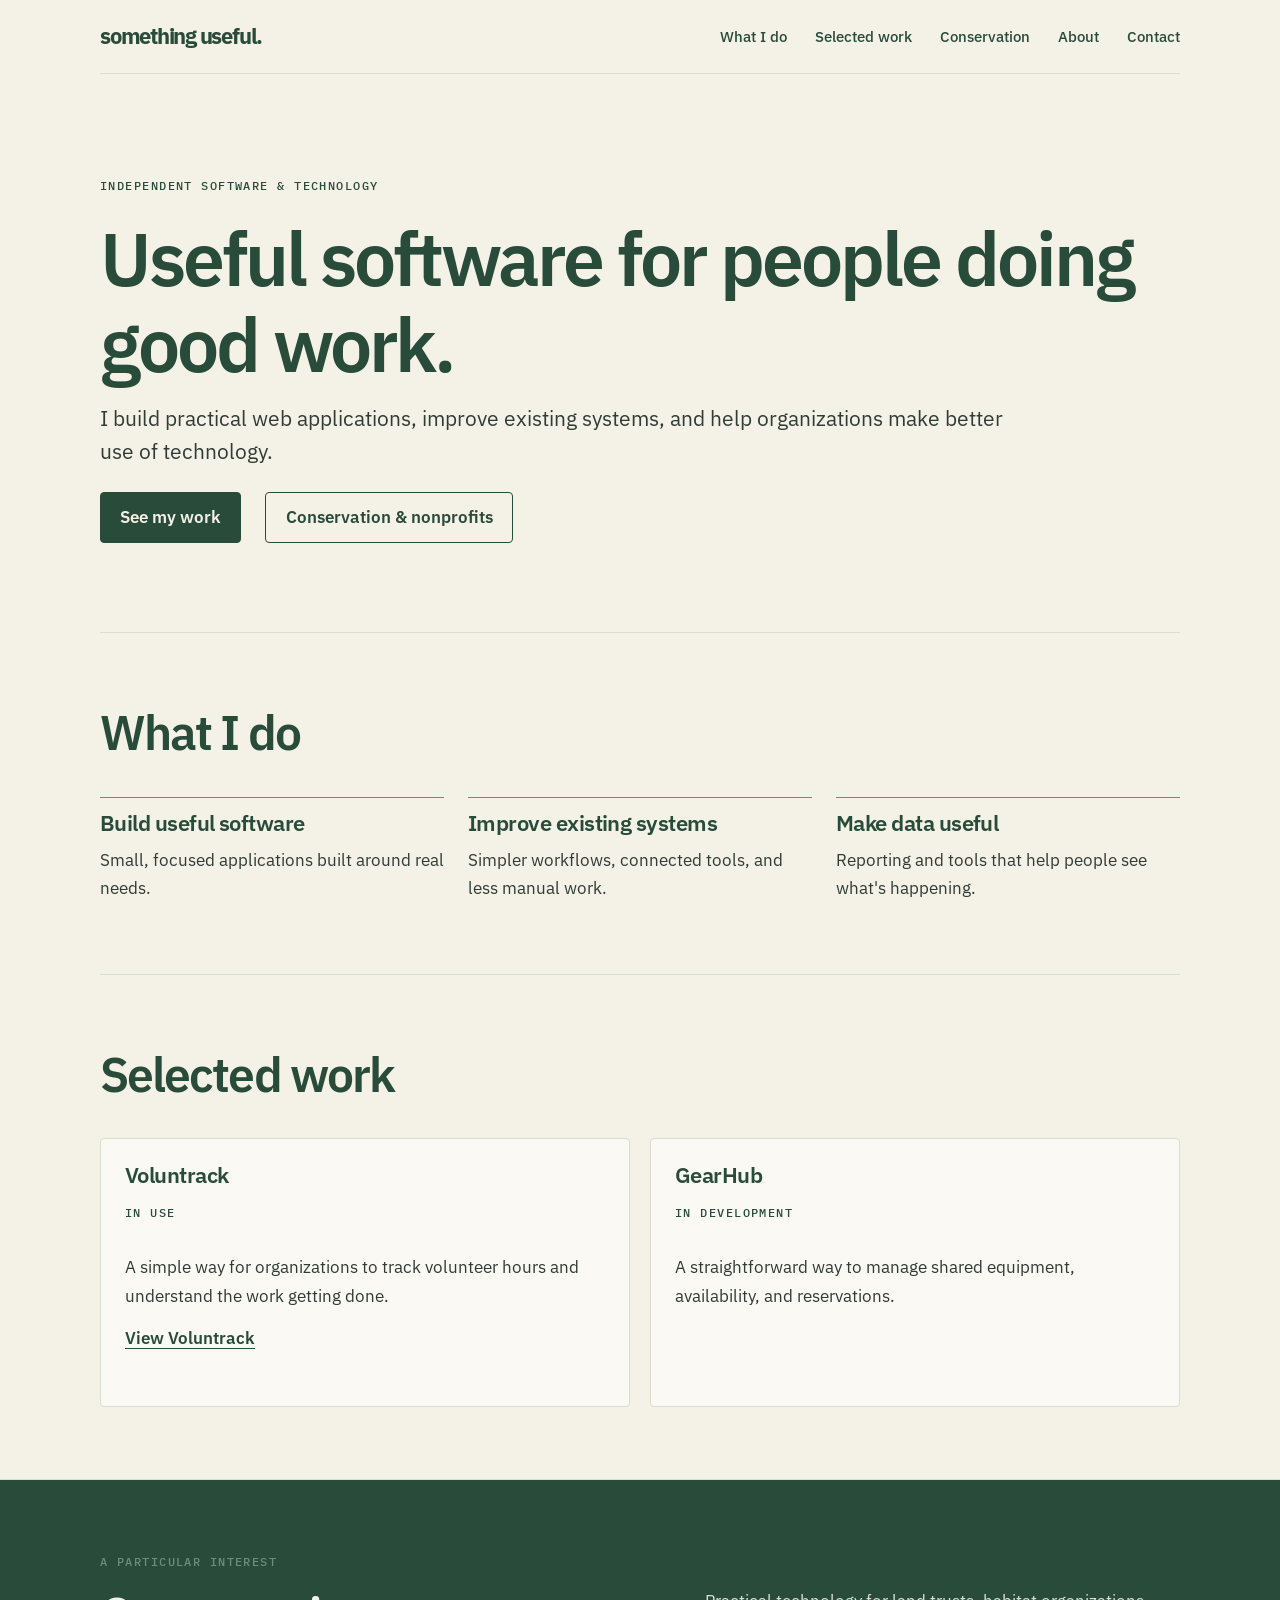
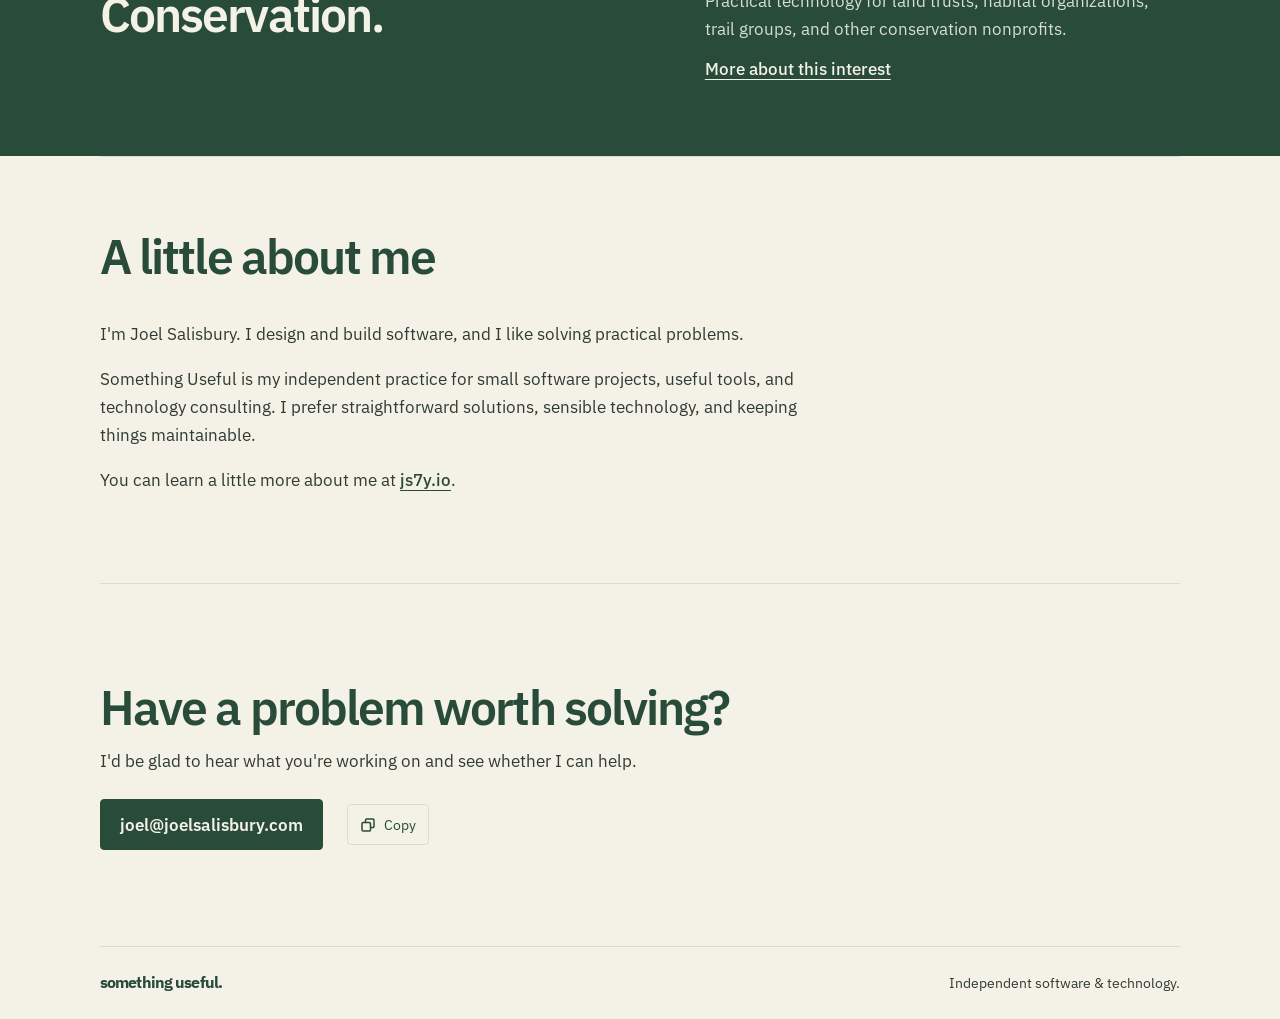
<file: index.html>
<!doctype html>
<html lang="en">
<head>
  <meta charset="utf-8">
  <meta name="viewport" content="width=device-width, initial-scale=1">
  <meta name="theme-color" content="#F4F1E7">
  <meta name="description" content="I build practical web applications, improve existing systems, and help organizations make better use of technology.">
  <title>something useful.</title>
  <link rel="preconnect" href="https://fonts.googleapis.com">
  <link rel="preconnect" href="https://fonts.gstatic.com" crossorigin>
  <link href="https://fonts.googleapis.com/css2?family=IBM+Plex+Mono:wght@400;500&family=IBM+Plex+Sans:wght@400;500;600;700&display=swap" rel="stylesheet">
  <link rel="stylesheet" href="/styles.css">
  <script async src="https://www.googletagmanager.com/gtm.js?id=GTM-5ZJSQP56"></script>
<script>
  window.dataLayer = window.dataLayer || [];
  function gtag(){dataLayer.push(arguments);}
  gtag('js', new Date());
</script>
</head>
<body class="home-page">
  <a class="skip-link" href="#main">Skip to content</a>
  <header class="site-header container">
    <a class="wordmark" href="#top" aria-label="something useful. home">something useful.</a>
    <button class="menu-toggle" type="button" aria-expanded="false" aria-controls="main-navigation" hidden>Menu</button>
    <nav class="site-nav" id="main-navigation" aria-label="Main navigation">
      <a href="#what-i-do">What I do</a>
      <a href="#selected-work">Selected work</a>
      <a href="/conservation">Conservation</a>
      <a href="#about">About</a>
      <a href="#contact">Contact</a>
    </nav>
  </header>

  <main id="main">
    <section class="hero container" id="top" aria-labelledby="hero-title">
      <p class="eyebrow">INDEPENDENT SOFTWARE &amp; TECHNOLOGY</p>
      <h1 id="hero-title">Useful software for people doing good work.</h1>
      <p class="hero-copy">I build practical web applications, improve existing systems, and help organizations make better use of technology.</p>
      <div class="actions">
        <a class="button" href="#selected-work">See my work</a>
        <a class="button button-secondary" href="/conservation">Conservation &amp; nonprofits</a>
      </div>
    </section>

    <section class="section container" id="what-i-do" aria-labelledby="what-i-do-title">
      <h2 class="section-heading" id="what-i-do-title">What I do</h2>
      <div class="capabilities">
        <article class="capability">
          <h3>Build useful software</h3>
          <p>Small, focused applications built around real needs.</p>
        </article>
        <article class="capability">
          <h3>Improve existing systems</h3>
          <p>Simpler workflows, connected tools, and less manual work.</p>
        </article>
        <article class="capability">
          <h3>Make data useful</h3>
          <p>Reporting and tools that help people see what's happening.</p>
        </article>
      </div>
    </section>

    <section class="section container" id="selected-work" aria-labelledby="selected-work-title">
      <h2 class="section-heading" id="selected-work-title">Selected work</h2>
      <div class="work-list">
        <article class="project">
          <div>
            <h3>Voluntrack</h3>
            <span class="project-status">In use</span>
          </div>
          <div class="project-details">
            <p>A simple way for organizations to track volunteer hours and understand the work getting done.</p>
            <div class="project-action">
              <a class="project-link" href="https://voluntrack.js7y.io">View Voluntrack</a>
            </div>
          </div>
        </article>
        <article class="project">
          <div>
            <h3>GearHub</h3>
            <span class="project-status">In development</span>
          </div>
          <div class="project-details">
            <p>A straightforward way to manage shared equipment, availability, and reservations.</p>
            <div class="project-action">
              <!-- <span class="project-link">View GearHub</span>
              <span class="config-note">Destination to configure</span> -->
            </div>
          </div>
        </article>
      </div>
    </section>

    <section class="section conservation" id="conservation" aria-labelledby="conservation-title">
      <div class="container">
        <p class="eyebrow">A PARTICULAR INTEREST</p>
        <h2 class="section-heading" id="conservation-title">Conservation.</h2>
        <div class="conservation-copy">
          <p>Practical technology for land trusts, habitat organizations, trail groups, and other conservation nonprofits.</p>
          <a class="text-link" href="/conservation">More about this interest</a>
        </div>
      </div>
    </section>

    <section class="section container" id="about" aria-labelledby="about-title">
      <h2 class="section-heading" id="about-title">A little about me</h2>
      <div class="about-copy">
        <p>I'm Joel Salisbury. I design and build software, and I like solving practical problems.</p>
        <p>Something Useful is my independent practice for small software projects, useful tools, and technology consulting. I prefer straightforward solutions, sensible technology, and keeping things maintainable.</p>
        <p>You can learn a little more about me at <a class="text-link" href="https://js7y.io">js7y.io</a>.</p>
      </div>
    </section>

    <section class="section contact container" id="contact" aria-labelledby="contact-title">
      <h2 class="section-heading" id="contact-title">Have a problem worth solving?</h2>
      <p>I'd be glad to hear what you're working on and see whether I can help.</p>
      <div class="actions">
        <a class="button" href="mailto:joel@joelsalisbury.com">joel@joelsalisbury.com</a>
        <button class="copy-button" type="button" data-copy="joel@joelsalisbury.com" aria-label="Copy email address">
          <svg viewBox="0 0 16 16" fill="none" aria-hidden="true">
            <path d="M5.5 5.5V3.25A1.25 1.25 0 0 1 6.75 2h6A1.25 1.25 0 0 1 14 3.25v6a1.25 1.25 0 0 1-1.25 1.25H10.5M3.25 5.5h6A1.25 1.25 0 0 1 10.5 6.75v6A1.25 1.25 0 0 1 9.25 14h-6A1.25 1.25 0 0 1 2 12.75v-6A1.25 1.25 0 0 1 3.25 5.5Z" stroke="currentColor" stroke-width="1.5" stroke-linecap="round" stroke-linejoin="round"/>
          </svg>
          Copy
        </button>
        <span id="copy-status" role="status" aria-live="polite"></span>
      </div>
    </section>
  </main>

  <footer class="site-footer container">
    <a class="wordmark footer-wordmark" href="#top">something useful.</a>
    <p>Independent software &amp; technology.</p>
  </footer>
  <script src="/navigation.js"></script>
  <script src="/contact.js"></script>
</body>
</html>
</file>
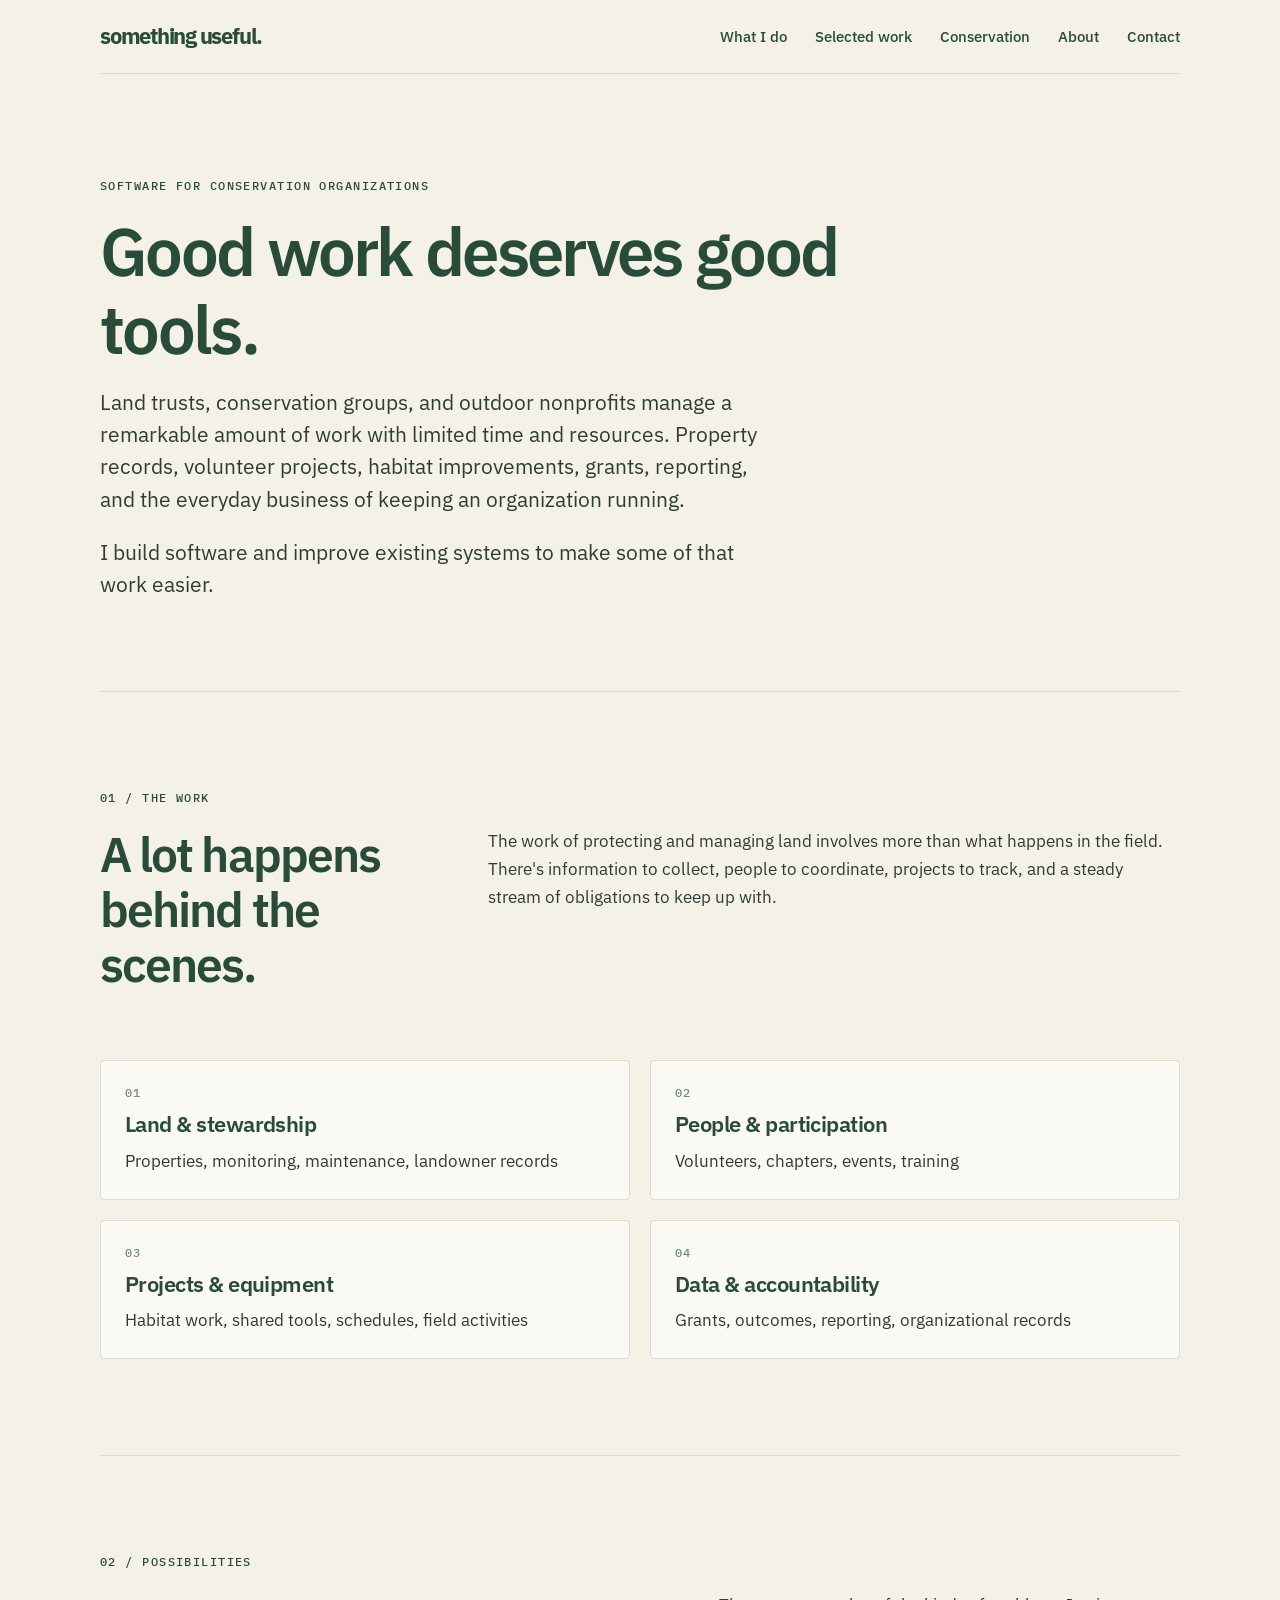
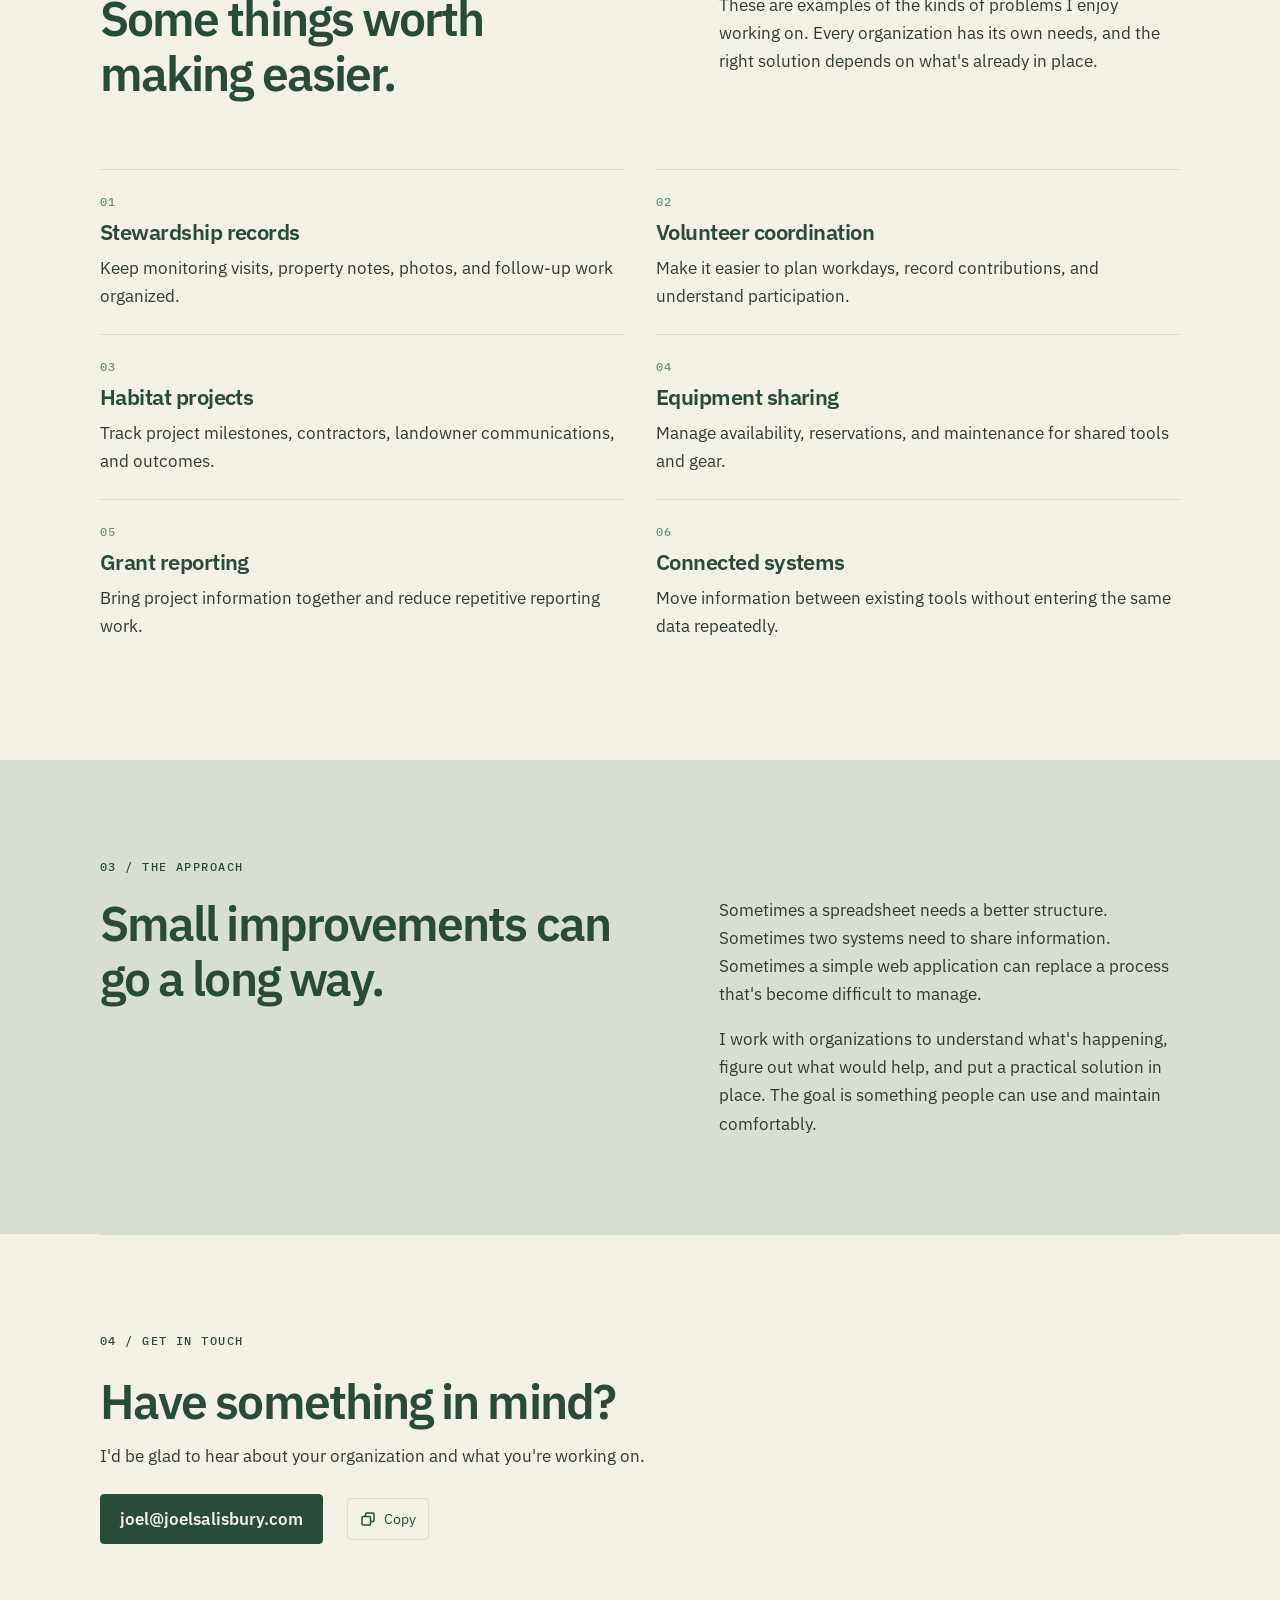
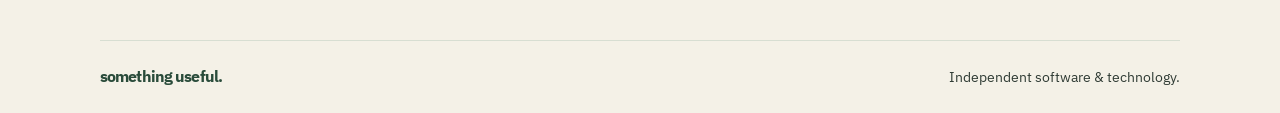
<file: conservation/index.html>
<!doctype html>
<html lang="en">
<head>
  <meta charset="utf-8">
  <meta name="viewport" content="width=device-width, initial-scale=1">
  <meta name="theme-color" content="#F4F1E7">
  <meta name="description" content="Practical software and technology support for land trusts, conservation organizations, and outdoor nonprofits.">
  <title>technology and software for conservation orgs | something useful.</title>
  <link rel="preconnect" href="https://fonts.googleapis.com">
  <link rel="preconnect" href="https://fonts.gstatic.com" crossorigin>
  <link href="https://fonts.googleapis.com/css2?family=IBM+Plex+Mono:wght@400;500&family=IBM+Plex+Sans:wght@400;500;600;700&display=swap" rel="stylesheet">
  <link rel="stylesheet" href="/styles.css">
  <script async src="https://www.googletagmanager.com/gtm.js?id=GTM-5ZJSQP56"></script>
<script>
  window.dataLayer = window.dataLayer || [];
  function gtag(){dataLayer.push(arguments);}
  gtag('js', new Date());
</script>
</head>
<body>
  <a class="skip-link" href="#main">Skip to content</a>
  <header class="site-header container">
    <a class="wordmark" href="/#top" aria-label="something useful. home">something useful.</a>
    <button class="menu-toggle" type="button" aria-expanded="false" aria-controls="main-navigation" hidden>Menu</button>
    <nav class="site-nav" id="main-navigation" aria-label="Main navigation">
      <a href="/#what-i-do">What I do</a>
      <a href="/#selected-work">Selected work</a>
      <a href="/conservation" aria-current="page">Conservation</a>
      <a href="/#about">About</a>
      <a href="/#contact">Contact</a>
    </nav>
  </header>

  <main id="main">
    <section class="hero container conservation-hero" id="top" aria-labelledby="hero-title">
      <p class="eyebrow">SOFTWARE FOR CONSERVATION ORGANIZATIONS</p>
      <h1 id="hero-title">Good work deserves good tools.</h1>
      <div class="conservation-hero-copy">
        <p>Land trusts, conservation groups, and outdoor nonprofits manage a remarkable amount of work with limited time and resources. Property records, volunteer projects, habitat improvements, grants, reporting, and the everyday business of keeping an organization running.</p>
        <p>I build software and improve existing systems to make some of that work easier.</p>
      </div>
    </section>

    <section class="section container" aria-labelledby="work-title">
      <p class="eyebrow">01 / THE WORK</p>
      <div class="editorial-intro work-intro">
        <h2 class="section-heading" id="work-title">A lot happens behind the scenes.</h2>
        <p>The work of protecting and managing land involves more than what happens in the field. There's information to collect, people to coordinate, projects to track, and a steady stream of obligations to keep up with.</p>
      </div>
      <div class="subject-areas">
        <article class="subject-area">
          <span class="subject-area-number">01</span>
          <h3>Land &amp; stewardship</h3>
          <p>Properties, monitoring, maintenance, landowner records</p>
        </article>
        <article class="subject-area">
          <span class="subject-area-number">02</span>
          <h3>People &amp; participation</h3>
          <p>Volunteers, chapters, events, training</p>
        </article>
        <article class="subject-area">
          <span class="subject-area-number">03</span>
          <h3>Projects &amp; equipment</h3>
          <p>Habitat work, shared tools, schedules, field activities</p>
        </article>
        <article class="subject-area">
          <span class="subject-area-number">04</span>
          <h3>Data &amp; accountability</h3>
          <p>Grants, outcomes, reporting, organizational records</p>
        </article>
      </div>
    </section>

    <section class="section container" aria-labelledby="possibilities-title">
      <p class="eyebrow">02 / POSSIBILITIES</p>
      <div class="editorial-intro">
        <h2 class="section-heading" id="possibilities-title">Some things worth making easier.</h2>
        <p>These are examples of the kinds of problems I enjoy working on. Every organization has its own needs, and the right solution depends on what's already in place.</p>
      </div>
      <div class="possibilities-grid">
        <article class="possibility">
          <span class="possibility-number">01</span>
          <h3>Stewardship records</h3>
          <p>Keep monitoring visits, property notes, photos, and follow-up work organized.</p>
        </article>
        <article class="possibility">
          <span class="possibility-number">02</span>
          <h3>Volunteer coordination</h3>
          <p>Make it easier to plan workdays, record contributions, and understand participation.</p>
        </article>
        <article class="possibility">
          <span class="possibility-number">03</span>
          <h3>Habitat projects</h3>
          <p>Track project milestones, contractors, landowner communications, and outcomes.</p>
        </article>
        <article class="possibility">
          <span class="possibility-number">04</span>
          <h3>Equipment sharing</h3>
          <p>Manage availability, reservations, and maintenance for shared tools and gear.</p>
        </article>
        <article class="possibility">
          <span class="possibility-number">05</span>
          <h3>Grant reporting</h3>
          <p>Bring project information together and reduce repetitive reporting work.</p>
        </article>
        <article class="possibility">
          <span class="possibility-number">06</span>
          <h3>Connected systems</h3>
          <p>Move information between existing tools without entering the same data repeatedly.</p>
        </article>
      </div>
    </section>

    <section class="section approach" aria-labelledby="approach-title">
      <div class="container">
        <p class="eyebrow">03 / THE APPROACH</p>
        <div class="editorial-intro">
          <h2 class="section-heading" id="approach-title">Small improvements can go a long way.</h2>
          <div>
            <p>Sometimes a spreadsheet needs a better structure. Sometimes two systems need to share information. Sometimes a simple web application can replace a process that's become difficult to manage.</p>
            <p>I work with organizations to understand what's happening, figure out what would help, and put a practical solution in place. The goal is something people can use and maintain comfortably.</p>
          </div>
        </div>
      </div>
    </section>

    <section class="section contact container" aria-labelledby="contact-title">
      <p class="eyebrow">04 / GET IN TOUCH</p>
      <h2 class="section-heading" id="contact-title">Have something in mind?</h2>
      <p>I'd be glad to hear about your organization and what you're working on.</p>
      <div class="actions">
        <a class="button" href="mailto:joel@joelsalisbury.com">joel@joelsalisbury.com</a>
        <button class="copy-button" type="button" data-copy="joel@joelsalisbury.com" aria-label="Copy email address">
          <svg viewBox="0 0 16 16" fill="none" aria-hidden="true">
            <path d="M5.5 5.5V3.25A1.25 1.25 0 0 1 6.75 2h6A1.25 1.25 0 0 1 14 3.25v6a1.25 1.25 0 0 1-1.25 1.25H10.5M3.25 5.5h6A1.25 1.25 0 0 1 10.5 6.75v6A1.25 1.25 0 0 1 9.25 14h-6A1.25 1.25 0 0 1 2 12.75v-6A1.25 1.25 0 0 1 3.25 5.5Z" stroke="currentColor" stroke-width="1.5" stroke-linecap="round" stroke-linejoin="round"/>
          </svg>
          Copy
        </button>
        <span id="copy-status" role="status" aria-live="polite"></span>
      </div>
    </section>
  </main>

  <footer class="site-footer container">
    <a class="wordmark footer-wordmark" href="/#top">something useful.</a>
    <p>Independent software &amp; technology.</p>
  </footer>
  <script src="/navigation.js"></script>
  <script src="/contact.js"></script>
</body>
</html>
</file>
<file: styles.css>
:root {
  color-scheme: light;
  --forest: #294B3A;
  --sage: #6B8F7A;
  --cream: #F4F1E7;
  --stone: #D7DED2;
  --surface: #FAF9F4;
  --ink: #2F3B34;
  --page-width: 1080px;
}

* {
  box-sizing: border-box;
}

html {
  scroll-behavior: smooth;
  scroll-padding-top: 2rem;
}

body {
  margin: 0;
  background: var(--cream);
  color: var(--ink);
  font: 400 17px/1.65 "IBM Plex Sans", sans-serif;
  -webkit-font-smoothing: antialiased;
}

a {
  color: inherit;
}

a:focus-visible {
  outline: 3px solid var(--sage);
  outline-offset: 4px;
  border-radius: 2px;
}

button:focus-visible {
  outline: 3px solid var(--sage);
  outline-offset: 4px;
}

.skip-link {
  position: absolute;
  top: 1rem;
  left: 1rem;
  z-index: 1;
  padding: .5rem .75rem;
  transform: translateY(-180%);
  background: var(--cream);
  color: var(--forest);
}

.skip-link:focus {
  transform: translateY(0);
}

.container {
  width: min(100% - 48px, var(--page-width));
  margin-inline: auto;
}

.site-header {
  display: flex;
  align-items: center;
  justify-content: space-between;
  gap: 2rem;
  padding-block: 1.5rem;
  border-bottom: 1px solid var(--stone);
}

.wordmark {
  color: var(--forest);
  font-size: 1.4rem;
  font-weight: 700;
  letter-spacing: -.055em;
  line-height: 1;
  text-decoration: none;
  white-space: nowrap;
}

.site-nav {
  display: flex;
  flex-wrap: wrap;
  justify-content: flex-end;
  gap: .75rem 1.75rem;
}

.menu-toggle,
.site-nav[hidden] {
  display: none;
}

.site-nav a,
.text-link {
  color: var(--forest);
  font-weight: 500;
  text-decoration-thickness: 1px;
  text-underline-offset: .22em;
}

.site-nav a {
  font-size: .95rem;
  text-decoration: none;
}

.site-nav a:hover,
.text-link:hover {
  text-decoration: underline;
}

.eyebrow,
.project-status,
.config-note {
  font-family: "IBM Plex Mono", monospace;
  font-size: .75rem;
  letter-spacing: .12em;
  text-transform: uppercase;
}

.eyebrow {
  margin: 0 0 1.2rem;
  color: var(--forest);
  font-weight: 500;
}

.hero {
  padding-block: clamp(5rem, 11vw, 9rem) clamp(5rem, 9vw, 7.5rem);
}

.conservation-hero {
  padding-block: clamp(3.75rem, 8vw, 6.75rem) clamp(3.75rem, 7vw, 5.625rem);
}

.conservation-hero h1 {
  max-width: 900px;
  margin-bottom: 1.25rem;
  font-size: clamp(2.2rem, 5.35vw, 4.2rem);
}

.conservation-hero .eyebrow {
  margin-bottom: 1rem;
}

h1,
h2,
h3,
p {
  margin-top: 0;
}

h1,
h2,
h3 {
  color: var(--forest);
  font-weight: 600;
  letter-spacing: -.04em;
  line-height: 1.15;
}

h1 {
  max-width: 850px;
  margin-bottom: 1.5rem;
  font-size: clamp(2.75rem, 7vw, 5.5rem);
}

.hero-copy {
  max-width: 620px;
  margin-bottom: 2rem;
  font-size: clamp(1.1rem, 2vw, 1.3rem);
  line-height: 1.55;
}

.actions {
  display: flex;
  flex-wrap: wrap;
  align-items: center;
  gap: .75rem 1.5rem;
}

.button {
  display: inline-flex;
  min-height: 48px;
  align-items: center;
  justify-content: center;
  padding: .65rem 1.2rem;
  border: 1px solid var(--forest);
  border-radius: 4px;
  background: var(--forest);
  color: var(--cream);
  font-weight: 600;
  text-decoration: none;
  transition: background-color .15s ease;
}

.button:hover {
  background: #1d392b;
}

.button-secondary {
  background: transparent;
  color: var(--forest);
}

.button-secondary:hover {
  background: var(--stone);
}

.copy-button {
  display: inline-flex;
  min-height: 40px;
  align-items: center;
  gap: .45rem;
  padding: .5rem .75rem;
  border: 1px solid var(--stone);
  border-radius: 4px;
  background: transparent;
  color: var(--forest);
  font: inherit;
  font-size: .9rem;
  cursor: pointer;
}

.copy-button:hover {
  background: var(--stone);
}

.copy-button svg {
  width: 1rem;
  height: 1rem;
}

.section {
  padding-block: clamp(3.75rem, 8vw, 6rem);
  border-top: 1px solid var(--stone);
}

.section-heading {
  margin-bottom: 2.25rem;
  font-size: clamp(2rem, 4vw, 3rem);
}

.capabilities {
  display: grid;
  grid-template-columns: repeat(3, minmax(0, 1fr));
  gap: 2rem;
}

.capability {
  padding-top: 1rem;
  border-top: 2px solid var(--sage);
}

.capability h3,
.project h3 {
  margin-bottom: .6rem;
  font-size: 1.35rem;
  letter-spacing: -.025em;
}

.capability p,
.project p {
  margin-bottom: 0;
}

.work-list {
  border-bottom: 1px solid var(--stone);
}

.project {
  display: grid;
  grid-template-columns: minmax(150px, .7fr) 2fr;
  gap: 2rem;
  padding-block: 1.75rem;
  border-top: 1px solid var(--stone);
}

.project-status {
  display: inline-block;
  margin-bottom: .65rem;
  color: var(--forest);
  font-weight: 500;
}

.project-link {
  display: inline-block;
  margin-top: .9rem;
  color: var(--forest);
  font-weight: 600;
  text-underline-offset: .22em;
}

.config-note {
  display: block;
  margin-top: .45rem;
  color: var(--ink);
  font-size: .68rem;
  letter-spacing: .06em;
  text-transform: none;
}

.conservation {
  background: var(--forest);
  color: var(--cream);
}

.conservation .section-heading {
  max-width: 700px;
  color: var(--cream);
}

.conservation-copy {
  max-width: 760px;
}

.conservation-copy p {
  margin-bottom: 1.2rem;
}

.conservation .text-link {
  display: inline-block;
  margin-top: .3rem;
  color: var(--cream);
}

.about-copy {
  max-width: 720px;
}

.conservation-hero-copy {
  max-width: 680px;
  margin-left: 0;
  font-size: clamp(1.1rem, 2vw, 1.3rem);
  line-height: 1.55;
}

.conservation-hero-copy p:last-child {
  margin-bottom: 0;
}

.editorial-intro {
  display: grid;
  grid-template-columns: minmax(0, 1fr) minmax(0, .85fr);
  gap: 2rem clamp(2rem, 6vw, 6rem);
}

.editorial-intro p {
  max-width: 560px;
}

.work-intro p {
  max-width: 70ch;
}

.work-intro {
  grid-template-columns: minmax(0, .45fr) minmax(0, 1fr);
}

.subject-areas {
  display: grid;
  grid-template-columns: repeat(2, minmax(0, 1fr));
  gap: 1.25rem;
  margin-top: 2rem;
}

.subject-area {
  padding: 1.5rem;
  border: 1px solid var(--stone);
  border-radius: 4px;
  background: var(--surface);
}

.subject-area-number {
  display: block;
  margin-bottom: .75rem;
  color: var(--sage);
  font: 500 .75rem "IBM Plex Mono", monospace;
  letter-spacing: .08em;
}

.subject-area h3,
.possibility h3 {
  margin-bottom: .6rem;
  font-size: 1.35rem;
  letter-spacing: -.025em;
}

.subject-area p,
.possibility p {
  margin-bottom: 0;
}

.possibilities-grid {
  display: grid;
  grid-template-columns: repeat(2, minmax(0, 1fr));
  column-gap: 2rem;
  margin: 2rem 0 0;
}

.possibility {
  padding-block: 1.5rem;
  border-top: 1px solid var(--stone);
}

.possibility-number {
  display: block;
  margin-bottom: .65rem;
  color: var(--sage);
  font: 500 .75rem "IBM Plex Mono", monospace;
  letter-spacing: .08em;
}

.possibility h3 {
  margin-bottom: .6rem;
  font-size: 1.35rem;
  letter-spacing: -.025em;
}

.approach {
  background: var(--stone);
}

.approach .editorial-intro p:last-child {
  margin-bottom: 0;
}

.contact {
  padding-bottom: clamp(4rem, 8vw, 6rem);
}

.contact .section-heading {
  margin-bottom: .75rem;
}

.contact p {
  margin-bottom: 1.5rem;
}

.site-footer {
  display: flex;
  align-items: baseline;
  justify-content: space-between;
  gap: 1rem;
  padding-block: 1.5rem;
  border-top: 1px solid var(--stone);
}

.footer-wordmark {
  font-size: 1rem;
}

.site-footer p {
  margin: 0;
  font-size: .9rem;
}

@media (max-width: 1000px) {
  .work-intro {
    grid-template-columns: 1fr;
    gap: 0;
  }

  .work-intro .section-heading {
    margin-bottom: 1rem;
  }
}

@media (max-width: 767px) {
  .site-header {
    display: grid;
    grid-template-columns: minmax(0, 1fr) auto;
    gap: .75rem 1rem;
    padding-block: .75rem;
  }

  .menu-toggle:not([hidden]) {
    display: inline-flex;
    min-height: 44px;
    align-items: center;
    justify-content: center;
    padding: .5rem .25rem;
    border: 0;
    background: transparent;
    color: var(--forest);
    font: inherit;
    font-size: .95rem;
    font-weight: 500;
    cursor: pointer;
  }

  .site-nav {
    grid-column: 1 / -1;
    flex-direction: column;
    gap: 0;
    padding-top: .5rem;
    border-top: 1px solid var(--stone);
  }

  .site-nav a {
    display: flex;
    min-height: 44px;
    align-items: center;
    padding-block: .5rem;
    white-space: nowrap;
  }
}

@media (max-width: 680px) {
  body {
    font-size: 16px;
  }

  .container {
    width: min(100% - 36px, var(--page-width));
  }

  .capabilities {
    grid-template-columns: 1fr;
    gap: 1.5rem;
  }

  .project {
    grid-template-columns: 1fr;
    gap: .5rem;
  }

  .editorial-intro,
  .subject-areas,
  .possibilities-grid {
    grid-template-columns: 1fr;
  }

  .editorial-intro {
    gap: 0;
  }

  .editorial-intro .section-heading {
    margin-bottom: 1rem;
  }

  .site-footer {
    align-items: flex-start;
    flex-direction: column;
  }
}

@media (prefers-reduced-motion: reduce) {
  html {
    scroll-behavior: auto;
  }

  *,
  *::before,
  *::after {
    transition-duration: .01ms !important;
  }
}

.home-page .hero {
  padding-block: clamp(3.75rem, 8vw, 6.75rem) clamp(3.75rem, 7vw, 5.625rem);
}

.home-page h1 {
  max-width: 1080px;
  margin-bottom: 1rem;
  font-size: clamp(2.35rem, 5.95vw, 4.675rem);
}

.home-page .hero-copy {
  max-width: 70ch;
  margin-bottom: 1.5rem;
}

.home-page .section:not(.contact) {
  padding-block: clamp(3rem, 6vw, 4.5rem);
}

.home-page .capabilities {
  gap: 1.5rem;
}

.home-page .capability {
  padding-top: .85rem;
  border-top-width: 1px;
}

.home-page .work-list {
  display: grid;
  grid-template-columns: repeat(2, minmax(0, 1fr));
  gap: 1.25rem;
  border: 0;
}

.home-page .project {
  display: flex;
  min-width: 0;
  flex-direction: column;
  gap: 1.25rem;
  padding: 1.5rem;
  border: 1px solid var(--stone);
  border-radius: 4px;
  background: var(--surface);
}

.home-page .project-details {
  display: flex;
  flex: 1;
  flex-direction: column;
  align-items: flex-start;
}

.home-page .project p {
  max-width: 50ch;
}

.home-page .project-action {
  display: flex;
  min-height: 4.5rem;
  flex-direction: column;
  margin-top: auto;
  padding-top: .9rem;
}

.home-page .project-link {
  margin-top: 0;
}

.home-page .conservation .container {
  display: grid;
  grid-template-columns: minmax(0, 1fr) minmax(0, .9fr);
  align-items: start;
  gap: 1rem clamp(2rem, 6vw, 6rem);
}

.home-page .conservation .eyebrow {
  grid-column: 1 / -1;
  margin-bottom: 0;
  color: var(--sage);
}

.home-page .conservation .section-heading {
  margin-bottom: 0;
}

.home-page .conservation-copy {
  max-width: 70ch;
  color: var(--stone);
}

.home-page .conservation-copy p {
  margin-bottom: .75rem;
}

.home-page .conservation .text-link {
  margin-top: 0;
  color: var(--cream);
}

.home-page .about-copy {
  max-width: 74ch;
}

@media (max-width: 900px) {
  .home-page .conservation .container {
    grid-template-columns: 1fr;
    gap: 1rem;
  }
}

@media (max-width: 680px) {
  .hero,
  .home-page .hero {
    padding-block: 2rem 3rem;
  }

  .home-page h1 {
    font-size: clamp(2.115rem, 5.355vw, 4.2075rem);
    line-height: 1.1;
  }

  .hero .actions {
    flex-direction: column;
    align-items: stretch;
    gap: .75rem;
  }

  .hero .actions .button {
    width: 100%;
  }

  .section {
    padding-block: 3rem;
  }

  .section-heading {
    margin-bottom: 1.5rem;
  }

  .subject-area,
  .home-page .project {
    padding: 1.25rem;
  }

  .home-page .work-list {
    grid-template-columns: 1fr;
  }

  .home-page .project-action {
    min-height: 0;
  }
}
</file>
